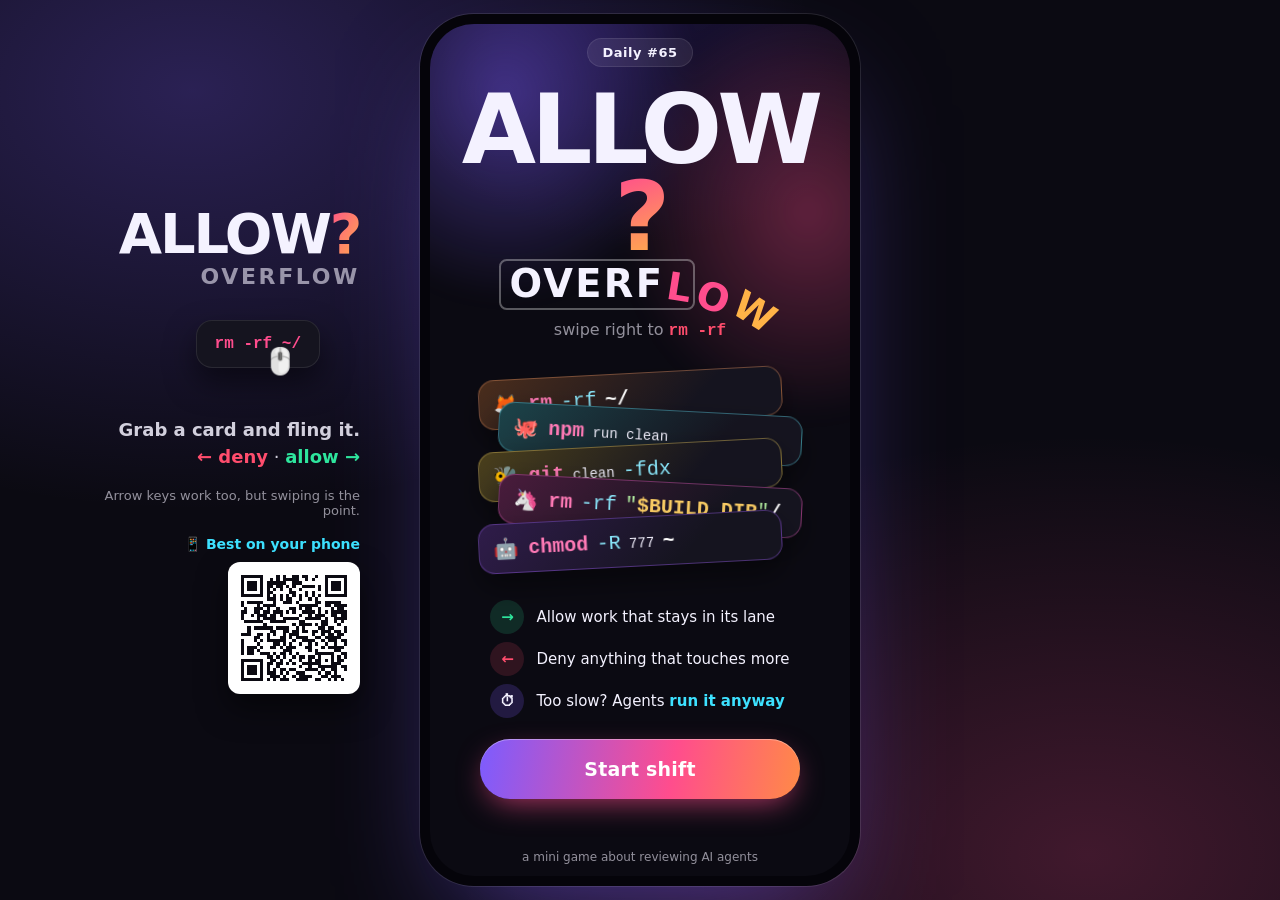
<file: index.html>
<!doctype html>
<html lang="en">
<head>
  <meta charset="utf-8">
  <meta name="viewport" content="width=device-width, initial-scale=1, viewport-fit=cover, user-scalable=no">
  <meta name="theme-color" content="#0b0a12">
  <title>Allow Overflow — swipe right to rm -rf</title>
  <meta name="description" content="Your AI agents need permission. A lot of permission. How long can you review before something gets rm -rf'd?">

  <!-- Social cards (X / OpenGraph). Crawlers need absolute URLs; keep in sync with js/config.js SITE_URL. -->
  <link rel="canonical" href="https://tcchen2026.github.io/allow-overflow/">
  <meta property="og:type" content="website">
  <meta property="og:url" content="https://tcchen2026.github.io/allow-overflow/">
  <meta property="og:site_name" content="Allow Overflow">
  <meta property="og:title" content="Allow Overflow — swipe right to rm -rf">
  <meta property="og:description" content="AI agents keep asking. You keep swiping. Something always gets deleted. How long can you keep up?">
  <meta property="og:image" content="https://tcchen2026.github.io/allow-overflow/og.png">
  <meta property="og:image:width" content="1200">
  <meta property="og:image:height" content="630">
  <meta property="og:image:alt" content="Allow Overflow: a pile of AI agent permission requests. Survived until 12:06.">
  <meta name="twitter:card" content="summary_large_image">
  <meta name="twitter:title" content="Allow Overflow — swipe right to rm -rf">
  <meta name="twitter:description" content="AI agents keep asking. You keep swiping. Something always gets deleted.">
  <meta name="twitter:image" content="https://tcchen2026.github.io/allow-overflow/og.png">
  <meta name="twitter:image:alt" content="Allow Overflow: a pile of AI agent permission requests. Survived until 12:06.">

  <link rel="icon" href="data:image/svg+xml,<svg xmlns='http://www.w3.org/2000/svg' viewBox='0 0 100 100'><text y='.9em' font-size='90'>🤖</text></svg>">
  <link rel="stylesheet" href="css/app.css">

  <script>
    // Boot loader: the game modules + lib/shell-guard.js (~12 files) must load before anything works.
    // Classic script, so it runs before the modules; main.js calls bootDone().
    // Kept to ES2017 (no ?., no bare catch): on old engines this is what reports the failure.
    (() => {
      const $ = id => document.getElementById(id);
      let files = 0, progress = 0, finished = false, observer = null;
      const paint = (p, text) => {
        progress = Math.max(progress, p);
        const bar = $('boot-bar'), boot = $('boot'), label = $('boot-text');
        if (bar) bar.style.transform = `scaleX(${progress})`;
        if (boot) boot.setAttribute('aria-valuenow', String(Math.round(progress * 100)));
        if (text && label) label.textContent = text;
      };
      // Total is unknown up front, so approach 90% as files arrive; done() fills the rest.
      // The bar is a nicety: engines without resource timing still boot, just without progress.
      try {
        observer = new PerformanceObserver(list => {
          files += list.getEntries().length;
          paint(0.9 * (1 - Math.exp(-files / 4)), `loading agents · ${files} files`);
        });
        observer.observe({ type: 'resource', buffered: true });
      } catch (err) {
        observer = null;
      }
      const slow = setTimeout(() => paint(0, 'still loading · slow network?'), 15000);
      const stop = () => { finished = true; if (observer) observer.disconnect(); clearTimeout(slow); };

      window.bootDone = () => {
        stop();
        paint(1, 'ready');
        $('boot').dataset.state = 'done';
        setTimeout(() => { const boot = $('boot'); if (boot) boot.remove(); }, 600);
      };
      // A missing module or a crash at startup leaves a dead page; say so.
      const fail = () => {
        if (finished) return;
        stop();
        $('boot').dataset.state = 'failed';
        $('boot-text').innerHTML = 'Failed to load. <a href="">Reload</a>';
      };
      window.addEventListener('error', fail, true);   // capture: also catches script fetch errors
    })();
  </script>
  <script type="module" src="js/main.js"></script>
</head>
<body>
<main id="app" data-screen="title">

  <!-- Boot loader, removed by bootDone() once main.js is running. -->
  <div class="boot" id="boot" role="progressbar" aria-label="Loading" aria-valuemin="0" aria-valuemax="100" aria-valuenow="0">
    <p class="boot__logo">ALLOW<span>?</span><small>OVERFLOW</small></p>
    <div class="boot__bar"><i id="boot-bar"></i></div>
    <p class="boot__text" id="boot-text">loading agents</p>
  </div>

  <!-- ───────────── Title ───────────── -->
  <section class="screen screen--title" id="screen-title" aria-labelledby="logo">
    <div class="title__glow" aria-hidden="true"></div>
    <p class="daily-badge" id="daily-badge">Daily #—</p>

    <h1 class="logo" id="logo" aria-label="Allow Overflow">
      <span class="logo__top" aria-hidden="true">ALLOW<span class="logo__q">?</span></span>
      <span class="logo__over" aria-hidden="true">OVERF<span class="logo__spill"><i style="--r:9deg;--y:.04em">L</i><i style="--r:20deg;--y:.18em">O</i><i style="--r:32deg;--y:.36em">W</i></span></span>
    </h1>
    <p class="tagline">swipe right to <code>rm -rf</code></p>

    <div class="title__deck" id="title-deck" aria-hidden="true"></div>

    <p class="challenge" id="challenge" hidden></p>

    <ul class="howto">
      <li><span class="howto__key howto__key--allow">→</span><span>Allow work that stays in its lane</span></li>
      <li><span class="howto__key howto__key--deny">←</span><span>Deny anything that touches more</span></li>
      <li><span class="howto__key howto__key--dry">⏱</span><span>Too slow? Agents <em>run it anyway</em></span></li>
    </ul>

    <button class="btn btn--primary btn--start" id="btn-start" type="button">Start shift</button>
    <p class="best" id="best-line"></p>

    <footer class="powered">a mini game about reviewing AI agents<span data-promo> · <strong>Atuin Shell Guard</strong></span></footer>
  </section>

  <!-- ───────────── Game ───────────── -->
  <section class="screen screen--game" id="screen-game" aria-label="Review queue">
    <header class="hud">
      <div class="hud__lives" id="hud-lives" aria-label="Lives"></div>
      <div class="hud__clock">
        <span class="hud__time" id="hud-time">09:00</span>
        <span class="hud__phase" id="hud-phase">training</span>
      </div>
      <div class="hud__score">
        <span class="hud__points" id="hud-score">0</span>
        <span class="hud__combo" id="hud-combo" hidden>×1</span>
      </div>
      <button class="hud__mute" id="btn-mute" type="button" aria-label="Toggle sound">🔊</button>
    </header>

    <div class="pressure" id="pressure">
      <span class="pressure__label"><b id="pressure-count">0</b> waiting</span>
      <div class="pressure__bar"><i id="pressure-fill"></i></div>
    </div>

    <div class="table" id="table">
      <div class="stack" id="stack"></div>
      <div class="swipe-hint" aria-hidden="true"><span>👆</span></div>
      <div class="coach" id="coach" hidden></div>
      <div class="wave" id="wave" hidden aria-live="assertive">
        <p class="wave__kicker" id="wave-kicker">TRAINING'S OVER</p>
        <p class="wave__title">INCOMING</p>
        <p class="wave__sub" id="wave-sub"></p>
      </div>
    </div>

    <footer class="actions">
      <button class="act act--deny" id="btn-deny" type="button" aria-label="Deny">
        <svg viewBox="0 0 24 24" aria-hidden="true"><path d="M6 6l12 12M18 6L6 18"/></svg>
      </button>
      <div class="mode" id="mode-badge" aria-live="polite">
        <span class="mode__icon">👀</span>
        <span class="mode__text"><b>MANUAL REVIEW</b><small>read every command</small></span>
      </div>
      <button class="act act--allow" id="btn-allow" type="button" aria-label="Allow">
        <svg viewBox="0 0 24 24" aria-hidden="true"><path d="M5 12.5l4.5 4.5L19 7.5"/></svg>
      </button>
    </footer>
  </section>

  <!-- ───────────── Game over ───────────── -->
  <section class="screen screen--over" id="screen-over" aria-labelledby="over-title">
    <div class="over__scroll">
      <p class="over__kicker" id="over-kicker">SHIFT OVER</p>
      <h2 class="over__title" id="over-title">Production is gone.</h2>

      <div class="over__score">
        <span class="over__points" id="over-score">0</span>
        <span class="over__rank" id="over-rank"></span>
      </div>

      <div class="compare" id="over-compare" hidden></div>

      <dl class="stats" id="over-stats"></dl>

      <section class="missed" id="over-missed" hidden>
        <h3 class="missed__title">What you couldn't see</h3>
        <ol class="missed__list" id="over-missed-list"></ol>
      </section>

      <div class="grid" id="over-grid" aria-label="Decision history"></div>

      <div class="pitch" id="over-pitch"></div>

      <div class="over__actions">
        <button class="btn btn--primary btn--guard" id="btn-guarded" type="button" data-promo>🛡️ Replay this shift with dry-run</button>
        <button class="btn btn--share" id="btn-share" type="button">📤 Challenge a friend</button>
        <button class="btn btn--primary" id="btn-retry" type="button">🔁 Run it back</button>
      </div>
    </div>
  </section>

  <!-- Challenge sheet: both ways to send a result, side by side. -->
  <div class="sheet" id="share-sheet" role="dialog" aria-modal="true" aria-labelledby="share-title" hidden>
    <div class="sheet__panel">
      <header class="sheet__head">
        <h2 id="share-title">Challenge a friend</h2>
        <button class="sheet__close" id="share-close" type="button" aria-label="Close">✕</button>
      </header>
      <section class="sheet__part" id="share-card-part">
        <h3>Result card · with a QR to your challenge</h3>
        <img class="sheet__card" id="share-card" alt="Your result card, with a QR code that opens your challenge">
        <div class="sheet__row">
          <button class="btn btn--small btn--soft" id="share-image" type="button">📤 Share image</button>
          <a class="btn btn--small btn--soft" id="save-image" download>⬇️ Save image</a>
        </div>
        <p class="sheet__hint">On a phone, you can also press and hold the image to save it.</p>
      </section>
      <section class="sheet__part">
        <h3>Post text · with your challenge link</h3>
        <textarea class="sheet__text" id="share-text" rows="6" readonly></textarea>
        <button class="btn btn--small btn--share" id="copy-text" type="button">📋 Copy text &amp; link</button>
      </section>
    </div>
  </div>

  <div class="flash" id="flash" aria-hidden="true"></div>
  <div class="toasts" id="toasts" aria-live="polite"></div>
</main>

<!-- Desktop only: the game lives in a phone frame; this panel teaches the mouse swipe. -->
<aside class="desk" aria-hidden="true">
  <p class="desk__logo">ALLOW<span>?</span><small>OVERFLOW</small></p>
  <div class="desk__demo">
    <span class="desk__card">rm -rf ~/</span>
    <span class="desk__cursor">🖱️</span>
  </div>
  <p class="desk__how"><b>Grab a card and fling it.</b><br><span class="desk__deny">← deny</span> · <span class="desk__allow">allow →</span></p>
  <p class="desk__keys">Arrow keys work too, but swiping is the point.</p>
  <p class="desk__phone">📱 Best on your phone</p>
  <!-- Generated from js/config.js SITE_URL by tools/qr.mjs. Lazy: phones never show this panel. -->
  <img class="desk__qr" src="qr.svg" alt="" width="132" height="132" loading="lazy">
</aside>

<!-- One permission request = one card. -->
<template id="tpl-card">
  <article class="card">
    <header class="card__head">
      <span class="card__avatar"></span>
      <span class="card__who">
        <b class="card__name"></b>
        <small class="card__role"></small>
      </span>
      <span class="fuse" aria-label="Patience">
        <svg viewBox="0 0 36 36"><circle class="fuse__track" cx="18" cy="18" r="15.5"/><circle class="fuse__ring" cx="18" cy="18" r="15.5"/></svg>
        <b class="fuse__sec"></b>
      </span>
    </header>
    <div class="card__body">
      <p class="card__intent"></p>
      <p class="card__scope"></p>
      <div class="card__dry" hidden></div>
      <pre class="card__cmd"></pre>
      <div class="card__ctx"></div>
      <section class="card__disk"></section>
      <p class="card__quip"></p>
    </div>
    <span class="stamp stamp--allow">ALLOW</span>
    <span class="stamp stamp--deny">DENY</span>
  </article>
</template>

<!-- Engines without ES modules never run main.js; say so instead of loading forever. -->
<script nomodule>
  document.getElementById('boot').setAttribute('data-state', 'failed');
  document.getElementById('boot-text').textContent = 'This browser is too old for the game. Try opening the link in Chrome or Safari.';
</script>
</body>
</html>
</file>
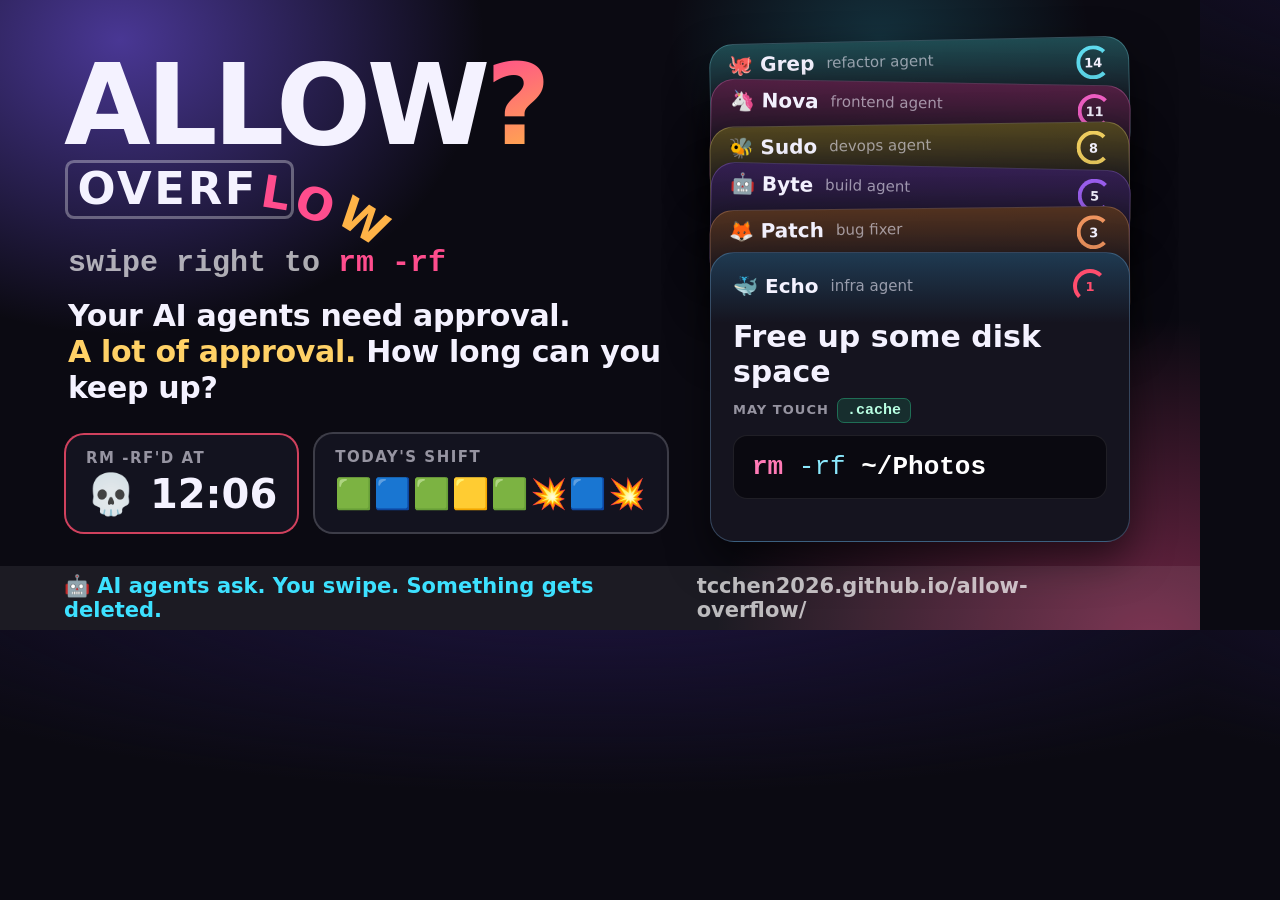
<file: tools/og.html>
<!doctype html>
<!-- Source for og.png (1200×630 link preview). Capture with tools/og-capture.mjs. -->
<html lang="en">
<head>
<meta charset="utf-8">
<title>og</title>
<link rel="stylesheet" href="../css/app.css">
<style>
  html, body { width: 1200px; height: 630px; overflow: hidden; }
  body {
    position: relative;
    background:
      radial-gradient(520px 420px at 120px 40px, rgba(124, 92, 255, 0.55), transparent 70%),
      radial-gradient(620px 460px at 1150px 640px, rgba(255, 77, 141, 0.42), transparent 70%),
      radial-gradient(300px 260px at 880px 40px, rgba(61, 225, 255, 0.18), transparent 70%),
      var(--bg);
  }
  .left { position: absolute; left: 64px; top: 52px; width: 600px; }
  .logo { margin: 0; font-size: 112px; font-weight: 900; letter-spacing: -0.04em; line-height: 0.95; }
  .logo__q { animation: none; }
  .logo__over { margin: 0.2em 0 0 0.3em; }   /* left-aligned here, centered in the game */
  .logo__spill i { animation: none; }
  .tag { margin: 34px 0 0 4px; font: 600 30px var(--mono); color: rgba(255, 255, 255, 0.66); }
  .tag code { color: var(--pink); }
  .hook { margin: 18px 0 0 4px; font-size: 30px; font-weight: 800; line-height: 1.2; letter-spacing: -0.01em; }
  .hook em { font-style: normal; color: var(--gold); }

  /* A sample result: how a shift ends. */
  .vs { position: absolute; left: 64px; bottom: 96px; display: flex; gap: 14px; align-items: center; }
  .run { padding: 14px 20px; border-radius: 20px; background: rgba(21, 20, 34, 0.9); border: 2px solid; }
  .run p { margin: 0; }
  .run .k { font-size: 15px; font-weight: 900; letter-spacing: 0.1em; color: var(--muted); }
  .run .v { margin-top: 4px; font-size: 40px; font-weight: 900; font-variant-numeric: tabular-nums; }
  .run--bad { border-color: rgba(255, 77, 109, 0.8); }
  .run--plain { border-color: rgba(255, 255, 255, 0.18); }
  .run .grid { font-size: 30px; letter-spacing: 2px; line-height: 48px; }

  .foot { position: absolute; left: 0; right: 0; bottom: 0; height: 64px; display: flex; align-items: center; justify-content: space-between; padding: 0 64px; background: rgba(255, 255, 255, 0.07); font-size: 21px; font-weight: 700; }
  .foot b { color: var(--cyan); }
  .foot span { color: rgba(255, 255, 255, 0.7); }

  /* Right: the pile that buries you. */
  .pile { position: absolute; right: 70px; top: 40px; width: 420px; height: 500px; }
  .peek, .front {
    position: absolute; left: 0; right: 0;
    border-radius: 24px;
    background: linear-gradient(180deg, hsl(var(--hue) 45% 22%), var(--card) 70px);
    border: 1px solid hsl(var(--hue) 70% 70% / 0.3);
    box-shadow: 0 18px 40px rgba(0, 0, 0, 0.55);
  }
  .peek { height: 120px; display: flex; align-items: flex-start; gap: 12px; padding: 8px 18px; font-size: 20px; font-weight: 800; }
  .peek small { font-weight: 500; color: var(--muted); font-size: 15px; margin-top: 3px; }
  .ring { margin-left: auto; flex: none; width: 34px; height: 34px; border-radius: 50%; border: 4px solid hsl(var(--hue) 80% 65%); border-right-color: transparent; display: grid; place-items: center; font-size: 13px; }
  .front { top: 212px; height: 290px; padding: 16px 22px; }
  .front .who { display: flex; gap: 12px; align-items: center; font-size: 20px; font-weight: 800; }
  .front .who small { font-weight: 500; color: var(--muted); font-size: 15px; }
  .front .ring { border-color: var(--deny); border-right-color: transparent; border-bottom-color: transparent; color: var(--deny); }
  .front h3 { margin: 16px 0 8px; font-size: 30px; font-weight: 900; }
  .scope { font-size: 13px; font-weight: 800; letter-spacing: 0.08em; color: var(--muted); }
  .scope code { margin-left: 8px; padding: 3px 9px; border-radius: 7px; background: rgba(46, 229, 157, 0.12); border: 1px solid rgba(46, 229, 157, 0.35); color: #b9ffe2; font-size: 15px; letter-spacing: 0; }
  .cmd { margin-top: 16px; padding: 16px 18px; border-radius: 14px; background: var(--well); border: 1px solid var(--line); font: 26px var(--mono); }
</style>
</head>
<body>
  <div class="left">
    <h1 class="logo">
      <span class="logo__top">ALLOW<span class="logo__q">?</span></span>
      <span class="logo__over">OVERF<span class="logo__spill"><i style="--r:9deg;--y:.04em">L</i><i style="--r:20deg;--y:.18em">O</i><i style="--r:32deg;--y:.36em">W</i></span></span>
    </h1>
    <p class="tag">swipe right to <code>rm -rf</code></p>
    <p class="hook">Your AI agents need approval.<br><em>A lot of approval.</em> How long can you keep up?</p>
  </div>

  <div class="vs">
    <div class="run run--bad"><p class="k">RM -RF'D AT</p><p class="v">💀 12:06</p></div>
    <div class="run run--plain"><p class="k">TODAY'S SHIFT</p><p class="v grid">🟩🟦🟩🟨🟩💥🟦💥</p></div>
  </div>

  <div class="pile">
    <div class="peek" style="--hue:188;top:0;rotate:-1.2deg">🐙 Grep <small>refactor agent</small><span class="ring">14</span></div>
    <div class="peek" style="--hue:318;top:42px;rotate:1deg">🦄 Nova <small>frontend agent</small><span class="ring">11</span></div>
    <div class="peek" style="--hue:46;top:84px;rotate:-0.8deg">🐝 Sudo <small>devops agent</small><span class="ring">8</span></div>
    <div class="peek" style="--hue:265;top:126px;rotate:1.2deg">🤖 Byte <small>build agent</small><span class="ring">5</span></div>
    <div class="peek" style="--hue:22;top:168px;rotate:-0.6deg">🦊 Patch <small>bug fixer</small><span class="ring">3</span></div>
    <div class="front" style="--hue:208">
      <div class="who">🐳 Echo <small>infra agent</small><span class="ring">1</span></div>
      <h3>Free up some disk space</h3>
      <p class="scope">MAY TOUCH<code>.cache</code></p>
      <pre class="cmd"><span class="t-cmd">rm</span> <span class="t-flag">-rf</span> <span class="t-path">~/Photos</span></pre>    </div>
  </div>

  <div class="foot"><b>🤖 AI agents ask. You swipe. Something gets deleted.</b><span>tcchen2026.github.io/allow-overflow/</span></div>
</body>
</html>
</file>
<file: css/app.css>
/* Allow Overflow — mobile-first, single viewport, no page scroll. */

/* ── 1. tokens ─────────────────────────────────────────────────────────── */
:root {
  --bg: #0b0a12;
  --ink: #f4f2ff;
  --muted: rgba(244, 242, 255, 0.58);
  --faint: rgba(244, 242, 255, 0.08);
  --line: rgba(255, 255, 255, 0.09);
  --card: #15141f;
  --well: #0a0910;
  --allow: #2ee59d;
  --deny: #ff4d6d;
  --dry: #7c5cff;
  --cyan: #3de1ff;
  --warn: #ffb547;
  --pink: #ff4d8d;
  --gold: #ffd166;
  --sans: "Inter", -apple-system, BlinkMacSystemFont, "SF Pro Text", "Segoe UI", Roboto, system-ui, sans-serif;
  --mono: "JetBrains Mono", "SF Mono", ui-monospace, Menlo, Consolas, "Liberation Mono", monospace;
  --ease: cubic-bezier(0.2, 0.8, 0.2, 1);
  --safe-t: env(safe-area-inset-top, 0px);
  --safe-b: env(safe-area-inset-bottom, 0px);
  --safe-l: env(safe-area-inset-left, 0px);
  --safe-r: env(safe-area-inset-right, 0px);
}

/* ── 2. base + screens ─────────────────────────────────────────────────── */
* { box-sizing: border-box; }
html, body {
  height: 100%;
  margin: 0;
  overflow: hidden;
  overscroll-behavior: none;
  background:
    radial-gradient(120% 60% at 50% -10%, #1d1440 0%, transparent 60%),
    var(--bg);
  color: var(--ink);
  font-family: var(--sans);
  -webkit-font-smoothing: antialiased;
  -webkit-tap-highlight-color: transparent;
  -webkit-user-select: none;
  user-select: none;
  touch-action: manipulation;
}
button { font: inherit; color: inherit; border: 0; background: none; cursor: pointer; }
code, pre { font-family: var(--mono); }
b { font-weight: 800; }

#app {
  position: fixed;
  inset: 0;
  height: 100dvh;
  max-width: 500px;
  margin: 0 auto;
  overflow: hidden;
  isolation: isolate;
}
.screen {
  position: absolute;
  inset: 0;
  display: none;
  padding: calc(var(--safe-t) + 10px) calc(var(--safe-r) + 16px) calc(var(--safe-b) + 12px) calc(var(--safe-l) + 16px);
}
#app[data-screen="title"] .screen--title,
#app[data-screen="over"] .screen--over { display: flex; }
#app[data-screen="game"] .screen--game { display: grid; }

.btn {
  display: inline-flex;
  align-items: center;
  justify-content: center;
  gap: 8px;
  min-height: 54px;
  padding: 0 26px;
  border-radius: 999px;
  font-weight: 800;
  font-size: 17px;
  letter-spacing: 0.01em;
  color: inherit;          /* <a download> buttons too: no link blue / visited purple */
  text-decoration: none;
  transition: transform 0.12s var(--ease), box-shadow 0.2s;
}
.btn[hidden] { display: none; }
.btn:active { transform: scale(0.96); }
.btn--primary {
  background: linear-gradient(100deg, var(--dry), var(--pink) 60%, #ff8a47);
  color: #fff;
  box-shadow: 0 10px 30px -8px rgba(255, 77, 141, 0.7), inset 0 1px 0 rgba(255, 255, 255, 0.35);
}
.btn--share { background: #fff; color: #0b0a12; }

/* Boot loader: covers the app (and eats taps) until main.js is running. */
.boot {
  position: absolute;
  inset: 0;
  z-index: 100;
  display: flex;
  flex-direction: column;
  align-items: center;
  justify-content: center;
  gap: 22px;
  border-radius: inherit;   /* match the desktop phone frame */
  background: var(--bg);
  transition: opacity 0.35s ease 0.2s;
}
.boot[data-state="done"] { opacity: 0; pointer-events: none; }
.boot p { margin: 0; }
.boot__logo { font-size: 56px; font-weight: 900; letter-spacing: -0.05em; line-height: 0.9; text-align: center; }
.boot__logo span { background: linear-gradient(160deg, var(--pink), #ffb347); -webkit-background-clip: text; background-clip: text; color: transparent; }
.boot__logo small { display: block; margin-top: 8px; font-size: 21px; letter-spacing: 0.12em; color: var(--muted); }
.boot__bar { width: min(220px, 60%); height: 6px; border-radius: 3px; background: var(--faint); overflow: hidden; }
.boot__bar i {
  display: block;
  height: 100%;
  background: linear-gradient(90deg, var(--pink), #ffb347);
  transform: scaleX(0);
  transform-origin: 0 50%;
  transition: transform 0.2s ease-out;
}
.boot__text { font: 13px var(--mono); color: var(--muted); }
.boot__text a { color: var(--pink); }
.boot[data-state="failed"] .boot__bar i { background: var(--deny); }

/* Promotion switch (js/config.js PROMO): hidden unless <html class="promo">. */
html:not(.promo) [data-promo] { display: none !important; }

/* ── 3. title ──────────────────────────────────────────────────────────── */
.screen--title {
  flex-direction: column;
  align-items: center;
  justify-content: space-between;
  text-align: center;
  gap: 10px;
  overflow: hidden auto;   /* last resort on very short viewports: Start must stay reachable */
}
.title__glow {
  position: absolute;
  inset: -20% -30% auto;
  height: 70%;
  background:
    radial-gradient(40% 50% at 30% 40%, rgba(124, 92, 255, 0.45), transparent 70%),
    radial-gradient(40% 50% at 75% 60%, rgba(255, 77, 141, 0.35), transparent 70%);
  filter: blur(10px);
  z-index: -1;
  animation: drift 9s ease-in-out infinite alternate;
}
.daily-badge {
  margin: 4px 0 0;
  padding: 6px 14px;
  border-radius: 999px;
  background: var(--faint);
  border: 1px solid var(--line);
  font-size: 13px;
  font-weight: 700;
  letter-spacing: 0.04em;
}
.logo {
  margin: 0;
  font-size: clamp(64px, 23vw, 118px);
  font-size: clamp(44px, min(23vw, 14dvh), 118px);   /* height-bound too; engines without dvh keep the line above */
  font-weight: 900;
  letter-spacing: -0.05em;
  line-height: 0.9;
}
.logo__q {
  display: inline-block;
  background: linear-gradient(160deg, var(--pink), #ffb347);
  -webkit-background-clip: text;
  background-clip: text;
  color: transparent;
  animation: wobble 2.4s ease-in-out infinite;
  transform-origin: 50% 90%;
}
/* OVERFLOW: the box is too small, the last letters tumble out of it. */
.logo__top, .logo__over { display: block; }
.logo__over {
  position: relative;
  width: max-content;
  margin: 0.14em auto 0;
  font-size: 0.4em;
  letter-spacing: 0.06em;
  line-height: 1;
}
.logo__over::before {
  content: '';
  position: absolute;
  inset: -0.16em 29% -0.16em -0.28em;   /* right wall cuts through the "L" */
  border: 0.07em solid rgba(255, 255, 255, 0.32);
  border-radius: 0.2em;
}
.logo__spill i {
  display: inline-block;
  font-style: normal;
  color: var(--pink);
  transform: translateY(var(--y)) rotate(var(--r));
  transform-origin: 0 100%;
  animation: tumble 2.6s ease-in-out infinite alternate;
}
.logo__spill i:last-child { color: #ffb347; }
@keyframes tumble {
  to { transform: translateY(calc(var(--y) * 1.35)) rotate(calc(var(--r) * 1.3)); }
}
@media (prefers-reduced-motion: reduce) { .logo__spill i { animation: none; } }

.tagline { margin: -4px 0 0; font-size: 16px; color: var(--muted); }
.tagline code { color: var(--deny); font-weight: 700; }

/* The one flex item with no content floor: it absorbs whatever height the viewport lacks. */
.title__deck {
  position: relative;
  width: min(330px, 86vw);
  height: min(220px, 26dvh);
  container-type: size;
}
@container (max-height: 64px) { .mini { visibility: hidden; } }
.mini {
  position: absolute;
  left: 50%;
  /* Spread follows the deck's real height (a ~50px card each), so a squeezed deck stays a pile. */
  top: calc(50% + (var(--i) - 2) * clamp(0px, (100% - 50px) / 4, 36px));
  display: flex;
  align-items: center;
  gap: 10px;
  width: 92%;
  padding: 12px 14px;
  border-radius: 16px;
  background: linear-gradient(135deg, hsl(var(--hue) 45% 20%), var(--card) 70%);
  border: 1px solid hsl(var(--hue) 80% 65% / 0.4);
  box-shadow: 0 14px 30px rgba(0, 0, 0, 0.45);
  font-size: 14px;
  text-align: left;
  /* A messy pile where every command stays readable. */
  transform:
    translate(-50%, -50%)
    translateX(calc(var(--s) * 10px))
    rotate(calc(var(--s) * 3deg));
  animation: bob 3.2s ease-in-out infinite;
  animation-delay: calc(var(--i) * -0.6s);
}
.mini span { font-size: 20px; }
.mini code { white-space: nowrap; overflow: hidden; text-overflow: ellipsis; }

.challenge {
  margin: 0;
  padding: 10px 14px;
  border-radius: 14px;
  background: rgba(255, 181, 71, 0.12);
  border: 1px solid rgba(255, 181, 71, 0.4);
  font-size: 14px;
}
.howto {
  display: grid;
  gap: 8px;
  margin: 0;
  padding: 0;
  list-style: none;
  font-size: 15px;
  text-align: left;
}
.howto li { display: flex; align-items: center; gap: 12px; }
.howto em { color: var(--cyan); font-style: normal; font-weight: 700; }
.howto__key {
  display: grid;
  place-items: center;
  width: 34px;
  height: 34px;
  border-radius: 50%;
  font-weight: 900;
  flex: none;
}
.howto__key--deny { background: rgba(255, 77, 109, 0.15); color: var(--deny); }
.howto__key--allow { background: rgba(46, 229, 157, 0.15); color: var(--allow); }
.howto__key--dry { background: rgba(124, 92, 255, 0.2); }
.btn--start { width: min(320px, 100%); min-height: 60px; font-size: 19px; animation: pulse 2.2s ease-in-out infinite; }
.best { margin: -2px 0 0; min-height: 1em; font-size: 13px; color: var(--muted); }
.powered { font-size: 12px; color: var(--muted); }
.powered strong { color: var(--ink); }

/* ── 4. hud + pressure ─────────────────────────────────────────────────── */
.screen--game {
  grid-template-rows: auto auto 1fr auto;
  gap: 8px;
  padding-top: calc(var(--safe-t) + 8px);
}
.hud {
  display: grid;
  grid-template-columns: 1fr auto 1fr auto;
  align-items: center;
  gap: 8px;
  min-height: 44px;
}
.hud__lives { display: flex; gap: 4px; }
.life::before {
  content: "♥";
  font-style: normal;
  font-size: 22px;
  color: var(--deny);
  opacity: 0.18;
  text-shadow: none;
  transition: opacity 0.3s, transform 0.3s;
}
.life.is-on::before { opacity: 1; text-shadow: 0 0 12px rgba(255, 77, 109, 0.7); }
.hud__clock { display: grid; justify-items: center; line-height: 1.1; }
.hud__time { font-family: var(--mono); font-weight: 800; font-size: 19px; letter-spacing: 0.02em; }
.hud__phase { font-size: 10px; font-weight: 800; letter-spacing: 0.14em; text-transform: uppercase; color: var(--muted); }
.hud__score { display: flex; justify-content: flex-end; align-items: baseline; gap: 6px; }
.hud__points { font-size: 22px; font-weight: 900; font-variant-numeric: tabular-nums; }
.hud__points.bump { animation: bump 0.3s var(--ease); }
.hud__combo {
  padding: 2px 7px;
  border-radius: 999px;
  background: linear-gradient(100deg, var(--gold), #ff8a47);
  color: #1a1000;
  font-size: 12px;
  font-weight: 900;
}
.hud__mute { width: 34px; height: 34px; border-radius: 50%; background: var(--faint); font-size: 15px; }

.pressure { display: flex; align-items: center; gap: 10px; font-size: 12px; color: var(--muted); }
.pressure__label { white-space: nowrap; }
.pressure__label b { color: var(--ink); font-size: 14px; }
.pressure__bar { flex: 1; height: 6px; border-radius: 99px; background: var(--faint); overflow: hidden; }
.pressure__bar i {
  display: block;
  height: 100%;
  background: linear-gradient(90deg, var(--cyan), var(--warn) 55%, var(--deny));
  background-size: 100vw 100%;
  transform-origin: left;
  transform: scaleX(0);
  transition: transform 0.3s var(--ease);
}
#app[data-pressure="high"] .pressure__label,
#app[data-pressure="high"] .pressure__label b { color: var(--deny); animation: blink 0.8s steps(2) infinite; }
#app[data-phase="training"] .pressure { visibility: hidden; }

/* ── 5. table + cards ──────────────────────────────────────────────────── */
.table { position: relative; min-height: 0; }
#app::before {
  /* Red vignette that grows with the pile. */
  content: "";
  position: absolute;
  inset: 0;
  z-index: -1;
  background: radial-gradient(90% 75% at 50% 55%, transparent 45%, rgba(255, 40, 80, 0.3));
  opacity: 0;
  transition: opacity 0.6s;
  pointer-events: none;
}
#app[data-screen="game"][data-pressure="mid"]::before { opacity: 0.5; }
#app[data-screen="game"][data-pressure="high"]::before { opacity: 1; animation: blink 1.1s ease-in-out infinite; }

.stack {
  --peek: clamp(20px, 4.4dvh, 36px);
  --reserve: calc(var(--peek) * 5);
  --chaos: 0;
  position: absolute;
  inset: 0;
}

.card {
  position: absolute;
  left: 0;
  right: 0;
  top: var(--reserve);
  bottom: 0;
  display: flex;
  flex-direction: column;
  border-radius: 24px;
  background:
    linear-gradient(180deg, hsl(var(--hue) 45% 17%) 0%, var(--card) 120px);
  border: 1px solid hsl(var(--hue) 80% 66% / 0.38);
  box-shadow:
    0 18px 40px -12px rgba(0, 0, 0, 0.75),
    inset 0 1px 0 rgba(255, 255, 255, 0.07);
  transform-origin: 50% 0;
  /* Never above the table: cards deeper than the reserve tuck behind the last peeking one. */
  transform:
    translateY(calc(min(var(--i) * var(--peek), var(--reserve)) * -1))
    scale(calc(1 - var(--i) * 0.035))
    rotate(calc(var(--tilt) * (0.8deg + var(--chaos) * 4.5deg) * min(var(--i), 1)));
  transition:
    transform 0.32s var(--ease),
    translate 0.3s var(--ease),
    rotate 0.3s var(--ease),
    opacity 0.3s;
  overflow: hidden;
  will-change: transform;
  touch-action: pan-y;
}
.card::after {
  /* Allow/deny tint follows the drag. */
  content: "";
  position: absolute;
  inset: 0;
  border-radius: inherit;
  pointer-events: none;
  background:
    linear-gradient(90deg, transparent 40%, rgba(46, 229, 157, 0.28)),
    linear-gradient(270deg, transparent 40%, rgba(255, 77, 109, 0.28));
  background-size: 100% 100%;
  opacity: 0;
}
.card.is-front::after {
  opacity: 1;
  background:
    linear-gradient(90deg, transparent 30%, rgb(46 229 157 / calc(max(var(--drag, 0), 0) * 0.35))),
    linear-gradient(270deg, transparent 30%, rgb(255 77 109 / calc(max(calc(var(--drag, 0) * -1), 0) * 0.35)));
}
.card { -webkit-user-drag: none; }
.card:not(.is-front) { cursor: pointer; }
.card:not(.is-front) .card__body { opacity: 0.35; }
.card.is-buried { opacity: 0; pointer-events: none; }
.card.is-dragging { transition: transform 0.32s var(--ease); cursor: grabbing; }
.card.is-flying { transition: translate 0.42s cubic-bezier(0.5, 0, 0.9, 0.4), rotate 0.42s ease-in, opacity 0.42s; pointer-events: none; }
.card.is-auto { transition: translate 0.65s cubic-bezier(0.6, 0, 0.9, 0.5), rotate 0.65s, opacity 0.65s; }
.card.is-new { animation: arrive 0.42s var(--ease) both; }
.card.nope { animation: nope 0.4s; }

/* Urgency is its own channel: the ring and a red edge, never the agent color. */
.card[data-urgency="crit"] { border-color: rgba(255, 77, 109, 0.85); }
.card.is-front[data-urgency="crit"] { box-shadow: 0 0 0 2px rgba(255, 77, 109, 0.35), 0 18px 40px -12px rgba(0, 0, 0, 0.75); }

.card__head {
  display: flex;
  align-items: center;
  gap: 10px;
  flex: none;
  height: 46px;
  padding: 0 12px 0 14px;
}
.card__avatar {
  display: grid;
  place-items: center;
  width: 30px;
  height: 30px;
  border-radius: 10px;
  background: hsl(var(--hue) 70% 60% / 0.22);
  box-shadow: inset 0 0 0 1px hsl(var(--hue) 80% 70% / 0.4);
  font-size: 18px;
  flex: none;
}
.card__who { display: flex; align-items: baseline; gap: 8px; min-width: 0; }
.card__name { font-size: 15px; }
.card__role { font-size: 12px; color: var(--muted); white-space: nowrap; overflow: hidden; text-overflow: ellipsis; }
.card.is-retry .card__role { color: var(--warn); font-weight: 700; }

.fuse { position: relative; width: 34px; height: 34px; margin-left: auto; flex: none; }
.fuse svg { width: 100%; height: 100%; transform: rotate(-90deg); }
.fuse circle { fill: none; stroke-width: 3.5; }
.fuse__track { stroke: var(--faint); }
.fuse__ring {
  stroke: hsl(var(--hue) 85% 68%);
  stroke-linecap: round;
  stroke-dasharray: 97.4;
  stroke-dashoffset: calc(97.4 * (1 - var(--fuse, 1)));
}
.card[data-urgency="warn"] .fuse__ring { stroke: var(--warn); }
.card[data-urgency="crit"] .fuse__ring { stroke: var(--deny); }
.card[data-urgency="crit"] .fuse { animation: throb 0.5s ease-in-out infinite; }
.fuse__sec {
  position: absolute;
  inset: 0;
  display: grid;
  place-items: center;
  font-size: 11px;
  font-variant-numeric: tabular-nums;
}
.card[data-phase-training] .fuse { visibility: hidden; }
#app[data-phase="training"] .fuse, .card.is-calm .fuse { visibility: hidden; }

.card__body {
  display: flex;
  flex-direction: column;
  gap: 10px;
  min-height: 0;
  flex: 1;
  padding: 4px 16px 16px;
  overflow-y: auto;
  overscroll-behavior: contain;
  scrollbar-width: none;
  transition: opacity 0.3s;
}
.card__body::-webkit-scrollbar { display: none; }
.card__body > * { margin: 0; }
.card__intent { font-size: clamp(18px, 5.4vw, 23px); font-weight: 800; line-height: 1.2; letter-spacing: -0.01em; }
.card__scope { display: flex; flex-wrap: wrap; align-items: center; gap: 6px; font-size: 12px; }
.scope__label { color: var(--muted); font-weight: 700; text-transform: uppercase; letter-spacing: 0.08em; font-size: 10px; }
.card__scope code {
  padding: 3px 8px;
  border-radius: 7px;
  background: rgba(46, 229, 157, 0.1);
  border: 1px solid rgba(46, 229, 157, 0.3);
  color: #b9ffe2;
  font-size: 12px;
}
.scope__none { color: var(--muted); font-style: italic; }

.card__cmd {
  position: relative;
  padding: 14px 14px 14px 32px;
  border-radius: 14px;
  background: var(--well);
  border: 1px solid var(--line);
  font-size: clamp(14px, 4.3vw, 17px);
  line-height: 1.5;
  white-space: pre-wrap;
  word-break: break-word;
  color: #e8e6ff;
  box-shadow: inset 0 2px 12px rgba(0, 0, 0, 0.5);
}
.card__cmd::before { content: "$"; position: absolute; left: 14px; color: var(--muted); }
.t-cmd { color: #ff7ab6; font-weight: 700; }
.t-flag { color: #8be9fd; }
.t-var { color: var(--gold); font-weight: 700; }
.t-str { color: #b8f5a6; }
.t-op { color: #ff9f43; font-weight: 700; }
.t-path { color: #fff; font-weight: 700; }
.t-prompt { color: var(--muted); }

/* Context the reviewer must read. Deliberately flat: no hints about what matters. */
.card__ctx { display: flex; flex-direction: column; gap: 8px; }
.card__ctx:empty { display: none; }
.ctx { padding: 8px 10px; border-radius: 12px; background: rgba(255, 255, 255, 0.035); border: 1px solid var(--line); }
.ctx h4 {
  margin: 0 0 6px;
  font: 800 10px/1 var(--mono);
  letter-spacing: 0.1em;
  text-transform: uppercase;
  color: var(--muted);
}
.ctx ul { display: flex; flex-wrap: wrap; gap: 5px; margin: 0; padding: 0; list-style: none; }
.ctx--env li {
  display: flex;
  gap: 6px;
  padding: 3px 8px;
  border-radius: 7px;
  background: rgba(255, 255, 255, 0.05);
  font-size: 11.5px;
}
.ctx--env code { font-size: 11.5px; font-weight: 700; color: #e8e6ff; }
.ctx--env i { color: var(--muted); }
.ctx--file ul { flex-direction: column; gap: 2px; }
.ctx--file li { font: 11.5px/1.45 var(--mono); word-break: break-word; padding-left: 14px; position: relative; }
.ctx--file li.is-run::before { content: "▸"; position: absolute; left: 0; color: var(--gold); }
.ctx--file .k { color: var(--muted); }
.ctx--ls p { margin: 0; font: 12px/1.5 var(--mono); white-space: pre-wrap; word-break: break-word; color: #d6d2f5; }

/* On-disk peek at the claimed scope: dimmer and dashed, because nothing in it decides the card. */
.card__disk { padding: 8px 10px; border-radius: 12px; border: 1px dashed var(--line); font: 11.5px/1.5 var(--mono); color: var(--muted); }
.card__disk:empty, .card__disk[hidden] { display: none; }
.card__disk h4 { display: flex; justify-content: space-between; gap: 10px; margin: 0 0 4px; font: 700 11px/1.4 var(--mono); color: rgba(244, 242, 255, 0.7); }
.card__disk h4 span:last-child { font-weight: 500; color: var(--muted); white-space: nowrap; }
.card__disk ul { display: grid; gap: 1px; margin: 0; padding: 0; list-style: none; }
.card__disk li { display: grid; grid-template-columns: 1fr auto 9ch; gap: 10px; }
.card__disk li span:first-child { overflow: hidden; text-overflow: ellipsis; white-space: nowrap; color: #d6d2f5; }
.card__disk li span:not(:first-child) { text-align: right; white-space: nowrap; }
.card__disk li.is-new span:first-child { color: #b9ffe2; }
.card__disk li.more { display: block; }
.card.is-guarded .card__disk { display: none; }

/* Guarded mode: the dry-run leads, the text is secondary. */
.card.is-guarded .card__cmd { font-size: 13px; padding-top: 10px; padding-bottom: 10px; opacity: 0.75; }
.card.is-guarded .card__ctx { display: none; }
.card.is-guarded .card__dry { font-size: 14px; }
.card.is-guarded .dry__list code { font-size: 13.5px; }
/* The agent's chatter sits at the bottom like a chat bubble. */
.card__quip {
  position: relative;
  align-self: flex-start;
  margin-top: auto !important;
  max-width: 85%;
  padding: 9px 13px;
  border-radius: 16px 16px 16px 4px;
  background: hsl(var(--hue) 50% 50% / 0.14);
  border: 1px solid hsl(var(--hue) 70% 70% / 0.22);
  font-size: 13.5px;
  color: rgba(244, 242, 255, 0.85);
}
.card__quip[hidden] { display: none; }
.card__body::after {
  /* Faint avatar watermark fills the empty corner on tall phones. */
  content: attr(data-avatar);
  position: absolute;
  right: -10px;
  bottom: -18px;
  font-size: 140px;
  opacity: 0.06;
  pointer-events: none;
  filter: grayscale(0.3);
}

/* Dry-run reveal */
.card__dry {
  padding: 12px;
  border-radius: 14px;
  border: 1px solid var(--line);
  font-size: 13px;
}
.card__dry > * { margin: 0; }
.card__dry.is-scanning {
  position: relative;
  overflow: hidden;
  border-color: rgba(124, 92, 255, 0.6);
  background: rgba(124, 92, 255, 0.08);
}
.card__dry.is-scanning::after {
  content: "";
  position: absolute;
  inset: 0;
  background: linear-gradient(90deg, transparent, rgba(61, 225, 255, 0.35), transparent);
  animation: scan 0.5s linear infinite;
}
.dry__scan { font-family: var(--mono); color: var(--cyan); }
.dry__scan i::after { content: "…"; animation: blink 0.4s steps(2) infinite; }
.card__dry.is-danger { border-color: rgba(255, 77, 109, 0.7); background: rgba(255, 77, 109, 0.08); }
.card__dry.is-safe { border-color: rgba(46, 229, 157, 0.6); background: rgba(46, 229, 157, 0.07); }
.dry__head {
  display: flex;
  justify-content: space-between;
  font-size: 10px;
  font-weight: 800;
  letter-spacing: 0.12em;
  color: var(--cyan);
  margin-bottom: 8px !important;
}
.dry__head span:last-child { color: var(--muted); letter-spacing: 0.04em; }
.dry__list { display: grid; gap: 6px; padding: 0; list-style: none; }
.dry__list li {
  display: grid;
  grid-template-columns: 20px auto 1fr;
  align-items: baseline;
  gap: 6px;
  animation: rowin 0.3s var(--ease) both;
  animation-delay: calc(var(--n, 0) * 70ms);
}
.dry__list li.more { display: block; color: var(--muted); font-size: 12px; }
.dry__verb { color: var(--muted); white-space: nowrap; }
.dry__list code { font-size: 12.5px; word-break: break-all; }
.dry__list li.bad code { color: #ff8fa3; font-weight: 700; }
.dry__list li.ok code { color: #9ff5cf; }
.dry__verdict { margin-top: 10px !important; font-weight: 700; font-size: 14px; }
.is-danger .dry__verdict { color: #ffb3c1; }
.is-safe .dry__verdict { color: #9ff5cf; }

/* Swipe stamps */
.stamp {
  position: absolute;
  top: 62px;
  padding: 4px 12px;
  border: 4px solid currentColor;
  border-radius: 12px;
  font-size: 30px;
  font-weight: 900;
  letter-spacing: 0.06em;
  pointer-events: none;
  opacity: 0;
  z-index: 2;
}
.stamp--allow { left: 18px; color: var(--allow); rotate: -14deg; }
.stamp--deny { right: 18px; color: var(--deny); rotate: 14deg; }
/* --drag is progress toward the commit distance: a full stamp means letting go will decide. */
.card.is-front .stamp--allow { opacity: clamp(0, var(--drag, 0), 1); }
.card.is-front .stamp--deny { opacity: clamp(0, calc(var(--drag, 0) * -1), 1); }
.card.is-allowed .stamp--allow, .card.is-denied .stamp--deny { opacity: 1; }
/* Armed: past the commit distance, the stamp pops so the thumb knows before letting go. */
.stamp { transition: scale 0.14s var(--ease); }
.card.is-armed .stamp { scale: 1.15; }
.card.is-auto::before {
  content: "RAN ANYWAY";
  position: absolute;
  top: 50%;
  left: 50%;
  translate: -50% -50%;
  rotate: -12deg;
  padding: 6px 14px;
  border: 4px solid var(--warn);
  border-radius: 12px;
  color: var(--warn);
  font-size: 28px;
  font-weight: 900;
  z-index: 3;
  background: rgba(11, 10, 18, 0.7);
}

/* ── 6. actions ────────────────────────────────────────────────────────── */
.actions {
  display: grid;
  grid-template-columns: auto 1fr auto;
  align-items: center;
  gap: 14px;
  padding: 2px 4px 0;
}
.act {
  display: grid;
  place-items: center;
  transition: transform 0.12s var(--ease), filter 0.2s;
}
.act:active { transform: scale(0.9); }
.act--deny, .act--allow { width: 68px; height: 68px; border-radius: 50%; }
.act svg { width: 30px; height: 30px; fill: none; stroke-width: 3.2; stroke-linecap: round; stroke-linejoin: round; }
.act--deny { background: rgba(255, 77, 109, 0.12); box-shadow: inset 0 0 0 2px rgba(255, 77, 109, 0.55), 0 8px 24px -8px rgba(255, 77, 109, 0.6); }
.act--deny svg { stroke: var(--deny); }
.act--allow { background: rgba(46, 229, 157, 0.12); box-shadow: inset 0 0 0 2px rgba(46, 229, 157, 0.55), 0 8px 24px -8px rgba(46, 229, 157, 0.6); }
.act--allow svg { stroke: var(--allow); }
/* Mode badge between the buttons: what kind of reviewer you are right now. */
.mode {
  display: flex;
  align-items: center;
  justify-content: center;
  gap: 8px;
  height: 52px;
  padding: 0 12px;
  border-radius: 18px;
  background: var(--faint);
  border: 1px solid var(--line);
  pointer-events: none;
}
.mode__icon { font-size: 22px; }
.mode__text { display: flex; flex-direction: column; line-height: 1.15; }
.mode__text b { font-size: 12px; font-weight: 900; letter-spacing: 0.08em; white-space: nowrap; }
.mode__text small { font-size: 11px; color: var(--muted); }
#app[data-mode="guarded"] .mode {
  background: linear-gradient(110deg, rgba(124, 92, 255, 0.35), rgba(61, 225, 255, 0.25));
  border-color: rgba(61, 225, 255, 0.6);
  box-shadow: 0 0 24px -8px rgba(61, 225, 255, 0.8);
}
#app[data-mode="guarded"] .mode__text small { color: #bff4ff; }
.act.nope { animation: nope 0.4s; }

/* ── 7. overlays: toast, flash, coach ──────────────────────────────────── */
.coach {
  position: absolute;
  left: 8px;
  right: 8px;
  bottom: 10px;
  z-index: 300;
  padding: 12px 14px;
  border-radius: 16px;
  background: rgba(16, 14, 30, 0.92);
  border: 1px solid rgba(124, 92, 255, 0.7);
  box-shadow: 0 12px 30px rgba(0, 0, 0, 0.6), 0 0 30px -6px rgba(124, 92, 255, 0.6);
  font-size: 14px;
  line-height: 1.45;
  text-align: center;
  pointer-events: none;
  animation: bob 2.4s ease-in-out infinite;
  backdrop-filter: blur(8px);
  display: flex;
  flex-direction: column;
  gap: 4px;
}
.coach[hidden] { display: none; }
.coach b { color: var(--cyan); }
.coach code { font-size: 12.5px; color: var(--gold); }
.coach__top { display: flex; justify-content: space-between; align-items: center; }
.coach__step { font-size: 10px; font-weight: 900; letter-spacing: 0.14em; color: var(--muted); }
.coach__skip {
  pointer-events: auto;
  padding: 4px 10px;
  border-radius: 999px;
  background: var(--faint);
  color: var(--muted);
  font-size: 12px;
  font-weight: 700;
}
.coach__dir { font-size: 18px; font-weight: 900; letter-spacing: 0.02em; }
.coach__dir--allow { color: var(--allow); }
.coach__dir--deny { color: var(--deny); }
.coach__why { color: rgba(244, 242, 255, 0.88); }
.coach__miss { font-weight: 900; color: var(--warn); }
.coach.is-miss { border-color: var(--warn); animation: nope 0.4s; }

/* Tutorial: a ghost hand swipes the right way over the card. */
.swipe-hint {
  position: absolute;
  left: 50%;
  top: 46%;
  z-index: 250;
  display: none;
  font-size: 46px;
  pointer-events: none;
  filter: drop-shadow(0 4px 12px rgba(0, 0, 0, 0.7));
}
#app[data-phase="training"][data-hint="allow"] .swipe-hint { display: block; --dir: 1; }
#app[data-phase="training"][data-hint="deny"] .swipe-hint { display: block; --dir: -1; }
.swipe-hint span { display: block; translate: -50% 0; animation: swipehand 1.6s var(--ease) infinite; }
.stack:has(.is-dragging) ~ .swipe-hint { display: none !important; }
/* ...the matching button pulses, and both buttons say what they do. */
#app[data-phase="training"][data-hint="allow"] .act--allow,
#app[data-phase="training"][data-hint="deny"] .act--deny { animation: hintpulse 1.2s ease-in-out infinite; }
#app[data-phase="training"] .act { align-content: center; gap: 1px; }
#app[data-phase="training"] .act svg { width: 24px; height: 24px; }
#app[data-phase="training"] .act::after {
  content: attr(aria-label);
  font-size: 9px;
  font-weight: 900;
  letter-spacing: 0.1em;
  text-transform: uppercase;
}
#app[data-phase="training"] .act--allow::after { color: var(--allow); }
#app[data-phase="training"] .act--deny::after { color: var(--deny); }
/* ...and the part of the card that matters is outlined. */
.is-focus { outline: 2px solid var(--gold); outline-offset: 3px; border-radius: 10px; animation: focuspulse 1.4s ease-in-out infinite; }

/* Opening flood banner: slams in over the pile, then gets out of the way. */
.wave {
  position: absolute;
  inset: 0;
  z-index: 350;
  display: grid;
  place-content: center;
  text-align: center;
  pointer-events: none;
  background: radial-gradient(ellipse at 50% 45%, rgba(255, 30, 70, 0.28), transparent 70%);
  animation: wavefade 2s ease-out both;
}
.wave[hidden] { display: none; }
.wave p { margin: 0; }
.wave__kicker { font-size: 12px; font-weight: 900; letter-spacing: 0.24em; color: var(--warn); }
.wave__title {
  font-size: clamp(46px, 16vw, 76px);
  font-weight: 900;
  letter-spacing: -0.03em;
  line-height: 1;
  background: linear-gradient(120deg, #fff, var(--pink) 55%, var(--warn));
  -webkit-background-clip: text;
  background-clip: text;
  color: transparent;
  filter: drop-shadow(0 6px 24px rgba(255, 77, 109, 0.7));
  animation: slamtext 0.45s cubic-bezier(0.2, 1.6, 0.4, 1) both;
}
.wave__sub { margin-top: 6px !important; font-size: 15px; font-weight: 700; color: rgba(244, 242, 255, 0.9); }
/* During the flood, cards drop from high up and land hard. */
#app.is-flood .card.is-new { animation: slam 0.38s cubic-bezier(0.3, 1.4, 0.5, 1) both; }
#app.is-flood .pressure__bar { animation: rush 0.25s steps(2) 6; }

.toasts {
  /* Over the card's lower half, never over the pile's headers. */
  position: absolute;
  bottom: calc(var(--safe-b) + 98px);
  left: 26px;
  right: 26px;
  z-index: 400;
  display: flex;
  flex-direction: column-reverse;
  align-items: center;
  gap: 6px;
  pointer-events: none;
}
.toast {
  max-width: 100%;
  padding: 10px 14px;
  border-radius: 14px;
  background: rgba(20, 18, 34, 0.94);
  border: 1px solid var(--line);
  box-shadow: 0 10px 26px rgba(0, 0, 0, 0.55);
  font-size: 13.5px;
  line-height: 1.4;
  text-align: center;
  animation: toastin 0.3s var(--ease) both;
  backdrop-filter: blur(8px);
}
.toast small { color: var(--muted); font-size: 12px; }
.toast--good { border-color: rgba(46, 229, 157, 0.5); }
.toast--bad { border-color: rgba(255, 77, 109, 0.8); background: rgba(48, 10, 22, 0.95); }
.toast--warn { border-color: rgba(255, 181, 71, 0.6); }
.toast--muted { color: var(--muted); }
.toast.is-leaving { opacity: 0; translate: 0 -8px; transition: opacity 0.3s, translate 0.3s; }

.flash { position: absolute; inset: 0; z-index: 500; pointer-events: none; opacity: 0; }
.flash--bad { background: radial-gradient(circle at 50% 55%, rgba(255, 77, 109, 0.15), rgba(255, 30, 70, 0.55)); animation: flash 0.5s ease-out; }
.flash--good { background: radial-gradient(circle, transparent 40%, rgba(46, 229, 157, 0.3)); animation: flash 0.4s ease-out; }

.floater {
  position: fixed;
  z-index: 600;
  translate: -50% 0;
  font-weight: 900;
  font-size: 20px;
  pointer-events: none;
  animation: floatup 0.9s var(--ease) forwards;
}
.floater--good { color: var(--allow); text-shadow: 0 0 14px rgba(46, 229, 157, 0.7); }
.floater--bad { color: var(--deny); }

#app.shake-hard { animation: shake 0.45s; }
#app.shake-soft { animation: shake 0.3s; animation-timing-function: steps(6); }
#app.is-rush .hud { animation: rush 0.3s steps(2) 8; }

/* ── 8. game over ──────────────────────────────────────────────────────── */
.screen--over { padding: 0; }
.over__scroll {
  width: 100%;
  height: 100%;
  overflow-y: auto;
  overscroll-behavior: contain;
  padding: calc(var(--safe-t) + 22px) calc(var(--safe-r) + 18px) calc(var(--safe-b) + 24px) calc(var(--safe-l) + 18px);
  display: flex;
  flex-direction: column;
  gap: 14px;
  -webkit-user-select: text;
  user-select: text;
}
.over__scroll > * { margin: 0; }
.over__kicker { font-size: 12px; font-weight: 900; letter-spacing: 0.18em; color: var(--pink); }
.over__title { font-size: clamp(26px, 8vw, 36px); font-weight: 900; line-height: 1.05; letter-spacing: -0.02em; }
.over__score { display: flex; align-items: baseline; flex-wrap: wrap; gap: 10px 14px; }
.over__points {
  font-size: clamp(54px, 17vw, 78px);
  font-weight: 900;
  letter-spacing: -0.04em;
  line-height: 1;
  font-variant-numeric: tabular-nums;
  background: linear-gradient(120deg, #fff, #d6ccff 50%, var(--pink));
  -webkit-background-clip: text;
  background-clip: text;
  color: transparent;
}
.over__rank { padding: 6px 12px; border-radius: 999px; background: rgba(255, 209, 102, 0.14); color: var(--gold); font-weight: 800; font-size: 14px; }
.stats { display: grid; grid-template-columns: repeat(3, 1fr); gap: 8px; }
.stats div { padding: 10px; border-radius: 14px; background: var(--faint); border: 1px solid var(--line); }
.stats dt { font-size: 10px; font-weight: 800; letter-spacing: 0.08em; text-transform: uppercase; color: var(--muted); }
.stats dd { margin: 4px 0 0; font-size: 18px; font-weight: 900; font-variant-numeric: tabular-nums; }
/* Same shift, two reviewers. */
.compare { display: grid; grid-template-columns: 1fr 1fr; gap: 8px; }
.compare[hidden] { display: none; }
.compare__col { padding: 12px; border-radius: 18px; background: rgba(255, 77, 109, 0.07); border: 1px solid rgba(255, 77, 109, 0.55); }
.compare__col.is-guarded { background: rgba(61, 225, 255, 0.07); border-color: rgba(61, 225, 255, 0.6); }
.compare__col p { margin: 0; }
.compare__label { font-size: 10.5px; font-weight: 900; letter-spacing: 0.08em; text-transform: uppercase; color: var(--muted); }
.compare__clock { margin: 6px 0 2px !important; font-size: 30px; font-weight: 900; font-variant-numeric: tabular-nums; }
.compare__meta { font-size: 12.5px; color: rgba(244, 242, 255, 0.8); }

/* Incidents replayed with the dry-run you didn't have. */
.missed[hidden] { display: none; }
.missed__title { margin: 0 0 8px; font-size: 12px; font-weight: 900; letter-spacing: 0.14em; text-transform: uppercase; color: var(--deny); }
.missed__list { display: flex; flex-direction: column; gap: 10px; margin: 0; padding: 0; list-style: none; }
.missed__item { padding: 12px; border-radius: 16px; background: rgba(255, 77, 109, 0.06); border: 1px solid rgba(255, 77, 109, 0.4); }
.missed__item p { margin: 0; }
.missed__head { font-size: 14px; }
.missed__head span { color: var(--muted); font-size: 12px; white-space: nowrap; }
.missed__cmd {
  margin: 8px 0 !important;
  padding: 8px 10px;
  border-radius: 10px;
  background: var(--well);
  font-size: 12.5px;
  line-height: 1.45;
  white-space: pre-wrap;
  word-break: break-word;
  max-height: 7.5em;
  overflow: hidden;
}
.missed__dry { font-size: 11px; font-weight: 800; letter-spacing: 0.06em; color: var(--cyan); }
.missed__effects { margin: 4px 0 0; padding: 0; list-style: none; font-size: 13px; }
.missed__effects code { color: #ff8fa3; font-weight: 700; word-break: break-all; }
/* Escalation: the work was fine; the mistake was blocking it twice. */
.missed__item.is-escalation { background: rgba(255, 181, 71, 0.06); border-color: rgba(255, 181, 71, 0.45); }
.missed__item.is-escalation .missed__effects code { color: #9ff5cf; }
.btn--link { background: none; color: var(--muted); font-weight: 600; min-height: 40px; text-decoration: underline; text-underline-offset: 3px; }
.btn--guard { background: linear-gradient(110deg, var(--dry), #4a8dff 60%, var(--cyan)); box-shadow: 0 12px 30px -10px rgba(61, 225, 255, 0.8); }
.grid { font-size: 22px; line-height: 1.25; letter-spacing: 2px; white-space: pre-wrap; }
.pitch { padding: 14px; border-radius: 18px; background: linear-gradient(135deg, rgba(61, 225, 255, 0.1), rgba(124, 92, 255, 0.12)); border: 1px solid rgba(61, 225, 255, 0.45); font-size: 14px; line-height: 1.45; }
.pitch p { margin: 0 0 6px; }
.pitch__big { font-size: 16px; }
.pitch__tag { margin: 8px 0 0 !important; font-family: var(--mono); color: var(--cyan); font-weight: 700; }
.over__actions { display: grid; gap: 10px; }

/* ── 8b. challenge sheet: card + QR and text + link, both at once ──────── */
.sheet {
  position: absolute;
  inset: 0;
  z-index: 700;
  display: flex;
  align-items: flex-end;
  justify-content: center;
  background: rgba(5, 4, 10, 0.72);
  backdrop-filter: blur(6px);
  animation: fadein 0.2s ease both;
}
.sheet[hidden] { display: none; }
.sheet__panel {
  display: flex;
  flex-direction: column;
  gap: 16px;
  width: 100%;
  max-width: 560px;   /* landscape: keep the card and the text both in view */
  max-height: calc(100% - var(--safe-t) - 24px);
  overflow-y: auto;
  overscroll-behavior: contain;
  padding: 16px calc(var(--safe-r) + 18px) calc(var(--safe-b) + 18px) calc(var(--safe-l) + 18px);
  border: 1px solid var(--line);
  border-bottom: 0;
  border-radius: 24px 24px 0 0;
  background: #15141f;
  animation: sheetin 0.28s var(--ease) both;
  -webkit-user-select: text;
  user-select: text;
}
.sheet__head { display: flex; align-items: center; justify-content: space-between; }
.sheet__head h2 { margin: 0; font-size: 20px; font-weight: 900; }
.sheet__close { width: 36px; height: 36px; border-radius: 50%; background: var(--faint); font-size: 15px; }
.sheet__part { display: flex; flex-direction: column; gap: 10px; }
.sheet__part[hidden] { display: none; }
.sheet__part h3 { margin: 0; font-size: 11px; font-weight: 900; letter-spacing: 0.12em; text-transform: uppercase; color: var(--muted); }
.sheet__card { display: block; width: 100%; aspect-ratio: 1200 / 675; border-radius: 14px; background: var(--well); -webkit-touch-callout: default; }
.sheet__row { display: grid; grid-auto-flow: column; grid-auto-columns: 1fr; gap: 10px; }
.sheet__hint { margin: -2px 0 0; font-size: 12px; color: var(--muted); text-align: center; }
.sheet__text {
  width: 100%;
  padding: 12px;
  border: 1px solid var(--line);
  border-radius: 14px;
  background: var(--well);
  color: var(--ink);
  font: 13px/1.45 var(--mono);
  resize: none;
}
.btn--small { min-height: 46px; padding: 0 16px; font-size: 15px; }
.btn--soft { background: var(--faint); border: 1px solid var(--line); }
@media (hover: hover) and (pointer: fine) { .sheet__hint { display: none; } }

/* ── 9. motion ─────────────────────────────────────────────────────────── */
@keyframes fadein { from { opacity: 0; } }
@keyframes sheetin { from { translate: 0 40px; opacity: 0; } }
@keyframes arrive { from { translate: 0 -46px; opacity: 0; } to { translate: 0 0; opacity: 1; } }
@keyframes swipehand {
  0% { translate: -50% 0; opacity: 0; rotate: 0deg; }
  15% { opacity: 1; }
  70% { translate: calc(-50% + var(--dir) * 90px) -6px; opacity: 1; rotate: calc(var(--dir) * 18deg); }
  100% { translate: calc(-50% + var(--dir) * 110px) -6px; opacity: 0; rotate: calc(var(--dir) * 18deg); }
}
@keyframes hintpulse { 50% { scale: 1.14; filter: brightness(1.5); } }
@keyframes focuspulse { 50% { outline-color: rgba(255, 209, 102, 0.25); } }
@keyframes slam { from { translate: 0 -70vh; rotate: -8deg; opacity: 0.4; } to { translate: 0 0; rotate: 0deg; opacity: 1; } }
@keyframes slamtext { from { scale: 2.4; opacity: 0; } to { scale: 1; opacity: 1; } }
@keyframes wavefade { 0%, 70% { opacity: 1; } 100% { opacity: 0; } }
@keyframes nope { 20% { translate: -14px 0; } 40% { translate: 12px 0; } 60% { translate: -8px 0; } 80% { translate: 5px 0; } }
@keyframes shake {
  10% { transform: translate(-8px, 3px); } 25% { transform: translate(8px, -4px); }
  40% { transform: translate(-6px, -2px); } 55% { transform: translate(6px, 4px); }
  70% { transform: translate(-3px, 2px); } 85% { transform: translate(2px, -1px); }
}
@keyframes flash { from { opacity: 1; } to { opacity: 0; } }
@keyframes floatup { from { opacity: 1; translate: -50% 0; } to { opacity: 0; translate: -50% -46px; } }
@keyframes toastin { from { opacity: 0; translate: 0 -10px; scale: 0.96; } to { opacity: 1; translate: 0 0; scale: 1; } }
@keyframes rowin { from { opacity: 0; translate: -8px 0; } to { opacity: 1; translate: 0 0; } }
@keyframes scan { from { translate: -100% 0; } to { translate: 100% 0; } }
@keyframes bump { 50% { scale: 1.25; color: var(--allow); } }
@keyframes blink { 50% { opacity: 0.35; } }
@keyframes throb { 50% { opacity: 0.55; scale: 1.06; } }
@keyframes bob { 50% { translate: 0 -5px; } }
@keyframes pulse { 50% { box-shadow: 0 10px 44px -6px rgba(255, 77, 141, 0.95), inset 0 1px 0 rgba(255, 255, 255, 0.35); } }
@keyframes wobble { 0%, 100% { rotate: 0deg; } 25% { rotate: 10deg; } 75% { rotate: -8deg; } }
@keyframes drift { to { translate: 6% 4%; } }
@keyframes rush { 50% { box-shadow: 0 2px 0 var(--warn); } }

@media (prefers-reduced-motion: reduce) {
  *, *::before, *::after { animation-duration: 0.01ms !important; animation-iteration-count: 1 !important; }
}

/* ── short phones ──────────────────────────────────────────────────────── */
@media (max-height: 700px) {
  .stack { --peek: clamp(18px, 3.6dvh, 26px); }
  .act--deny, .act--allow { width: 58px; height: 58px; }
  .mode { height: 46px; }
  .card__body { gap: 8px; padding: 2px 14px 12px; }
  .card__cmd { padding: 10px 12px 10px 28px; }
  .card__cmd::before { left: 12px; }
  .howto { font-size: 14px; gap: 6px; }
  .title__deck { height: clamp(90px, 18dvh, 150px); }
}
@media (max-height: 580px) {
  .stack { --peek: 16px; --reserve: calc(var(--peek) * 4); }
  .card__quip { display: none; }
  .card__head { height: 40px; }
  .hud { min-height: 36px; }
  .pressure { font-size: 11px; }
  .howto { display: none; }
  .tagline { font-size: 14px; }
}

/* ── landscape phones / short app viewports: buttons flank the card ────── */
@media (orientation: landscape) and (max-height: 500px) {
  #app { max-width: 920px; }
  .screen--title { gap: 6px; }

  /* HUD and pressure share one row; every other pixel of height goes to the card. */
  .screen--game {
    grid-template:
      "hud  hud   pressure pressure" auto
      "deny table table    allow"    1fr
      / auto 1fr 1fr auto;
    column-gap: 16px;
    row-gap: 6px;
  }
  .hud { grid-area: hud; }
  .pressure { grid-area: pressure; }
  .table { grid-area: table; }
  .actions { display: contents; }
  .act--deny { grid-area: deny; align-self: center; }
  .act--allow { grid-area: allow; align-self: center; }
  .mode { display: none; }
  .stack { --peek: 13px; max-width: 620px; margin-inline: auto; }
  .toasts { bottom: calc(var(--safe-b) + 14px); left: calc(var(--safe-l) + 100px); right: calc(var(--safe-r) + 100px); }

  .over__scroll > * { width: 100%; max-width: 600px; align-self: center; }
}

/* ── desktop: the game in a phone frame, swiped with the mouse ─────────── */
.desk { display: none; }
@media (hover: hover) and (pointer: fine) {
  .card.is-front:not(.is-flying) { cursor: grab; }
  .card.is-front:not(.is-flying):hover { box-shadow: 0 24px 60px -12px rgba(0, 0, 0, 0.8), 0 0 0 1px rgba(255, 255, 255, 0.14); }
}
@media (min-width: 760px) and (min-height: 560px) {
  body {
    background:
      radial-gradient(900px 600px at 15% 10%, rgba(124, 92, 255, 0.28), transparent 70%),
      radial-gradient(900px 600px at 85% 95%, rgba(255, 77, 141, 0.22), transparent 70%),
      var(--bg);
  }
  #app {
    inset: 0;
    margin: auto;
    width: 420px;
    max-width: none;
    height: min(880px, calc(100dvh - 48px));
    border-radius: 44px;
    background: radial-gradient(120% 60% at 50% -10%, #1d1440 0%, transparent 60%), var(--bg);
    box-shadow:
      0 0 0 10px #05040a,
      0 0 0 11px rgba(255, 255, 255, 0.1),
      0 50px 120px -30px rgba(124, 92, 255, 0.55);
  }
  /* vw-based sizes would follow the desktop window, not the 420px frame. */
  .logo { font-size: 96px; }
  .wave__title { font-size: 64px; }
  .pressure__bar i { background-size: 330px 100%; }
}
/* Wide screens get a side panel that teaches the mouse swipe (not on touch tablets). */
@media (min-width: 1100px) and (min-height: 560px) and (hover: hover) and (pointer: fine) {
  .desk {
    position: fixed;
    top: 50%;
    right: calc(50% + 210px + 70px);
    translate: 0 -50%;
    width: 280px;
    display: flex;
    flex-direction: column;
    gap: 18px;
    text-align: right;
    pointer-events: none;
  }
  .desk p { margin: 0; }
  .desk__logo { font-size: 56px; font-weight: 900; letter-spacing: -0.04em; line-height: 1; }
  .desk__logo span { background: linear-gradient(120deg, var(--pink), #ffb347); -webkit-background-clip: text; background-clip: text; color: transparent; }
  .desk__logo small { display: block; margin-top: 4px; font-size: 22px; letter-spacing: 0.12em; color: var(--muted); }
  .desk__demo { position: relative; height: 92px; }
  .desk__card {
    position: absolute;
    right: 40px;
    top: 14px;
    padding: 14px 18px;
    border-radius: 16px;
    background: var(--card);
    border: 1px solid var(--line);
    box-shadow: 0 14px 30px rgba(0, 0, 0, 0.5);
    font: 700 16px var(--mono);
    color: var(--pink);
    animation: deskfling 2.6s var(--ease) infinite;
  }
  .desk__cursor { position: absolute; right: 64px; top: 40px; font-size: 26px; animation: deskcursor 2.6s var(--ease) infinite; }
  .desk__how { font-size: 18px; line-height: 1.5; color: rgba(244, 242, 255, 0.85); }
  .desk__deny { color: var(--deny); font-weight: 800; }
  .desk__allow { color: var(--allow); font-weight: 800; }
  .desk__keys { font-size: 13px; color: var(--muted); }
  .desk__phone { font-size: 14px; font-weight: 700; color: var(--cyan); }
  /* qr.svg carries its own white tile and quiet zone; scanners need dark-on-light. */
  .desk__qr { display: block; align-self: flex-end; width: 132px; height: 132px; margin-top: -8px; border-radius: 12px; box-shadow: 0 14px 30px rgba(0, 0, 0, 0.5); }
}
/* The demo card gets grabbed and flung left: deny the rm -rf. */
@keyframes deskfling {
  0%, 25% { translate: 0 0; rotate: 0deg; opacity: 1; }
  60% { translate: -120px 6px; rotate: -16deg; opacity: 0; }
  61% { translate: 0 0; rotate: 0deg; opacity: 0; }
  80%, 100% { opacity: 1; }
}
@keyframes deskcursor {
  0%, 15% { translate: 20px 10px; opacity: 0; }
  25% { translate: 0 0; opacity: 1; }
  60% { translate: -120px 6px; opacity: 1; }
  75%, 100% { translate: -120px 6px; opacity: 0; }
}
</file>
